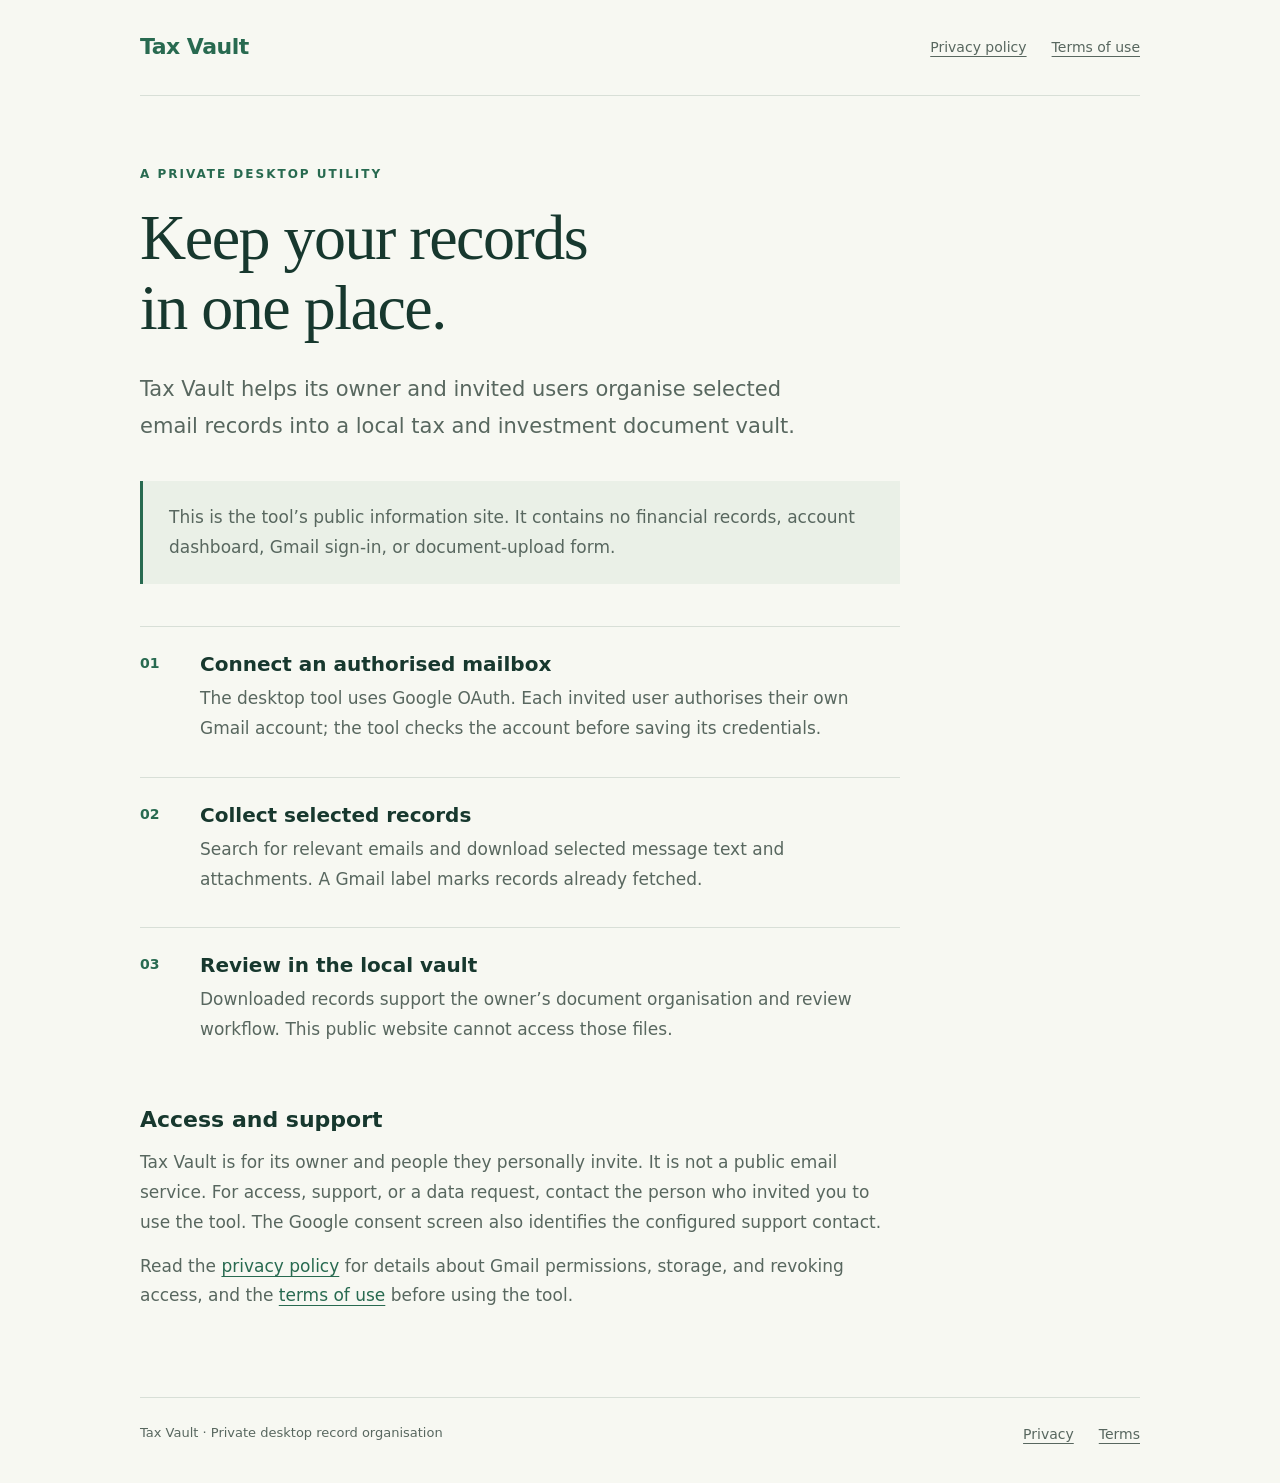
<file: index.html>
<!doctype html><html lang="en"><head><meta charset="utf-8"><meta name="viewport" content="width=device-width,initial-scale=1"><title>Tax Vault — Private records, organised</title><meta name="description" content="Information about Tax Vault, a private desktop utility for organising selected Gmail records into a local tax and investment document vault."><link rel="stylesheet" href="./style.css"></head><body><a class="skip" href="#main">Skip to content</a><header><a class="brand" href="./">Tax Vault</a><nav aria-label="Main navigation"><a href="./privacy.html">Privacy policy</a><a href="./terms.html">Terms of use</a></nav></header><main id="main"><div class="eyebrow">A private desktop utility</div><h1>Keep your records<br>in one place.</h1><p class="intro">Tax Vault helps its owner and invited users organise selected email records into a local tax and investment document vault.</p><div class="note"><p>This is the tool’s public information site. It contains no financial records, account dashboard, Gmail sign-in, or document-upload form.</p></div><ol class="steps"><li><b>01</b><div><h2>Connect an authorised mailbox</h2><p>The desktop tool uses Google OAuth. Each invited user authorises their own Gmail account; the tool checks the account before saving its credentials.</p></div></li><li><b>02</b><div><h2>Collect selected records</h2><p>Search for relevant emails and download selected message text and attachments. A Gmail label marks records already fetched.</p></div></li><li><b>03</b><div><h2>Review in the local vault</h2><p>Downloaded records support the owner’s document organisation and review workflow. This public website cannot access those files.</p></div></li></ol><h2>Access and support</h2><p>Tax Vault is for its owner and people they personally invite. It is not a public email service. For access, support, or a data request, contact the person who invited you to use the tool. The Google consent screen also identifies the configured support contact.</p><p>Read the <a href="./privacy.html">privacy policy</a> for details about Gmail permissions, storage, and revoking access, and the <a href="./terms.html">terms of use</a> before using the tool.</p></main><footer><p>Tax Vault · Private desktop record organisation</p><nav aria-label="Footer navigation"><a href="./privacy.html">Privacy</a><a href="./terms.html">Terms</a></nav></footer></body></html>
</file>
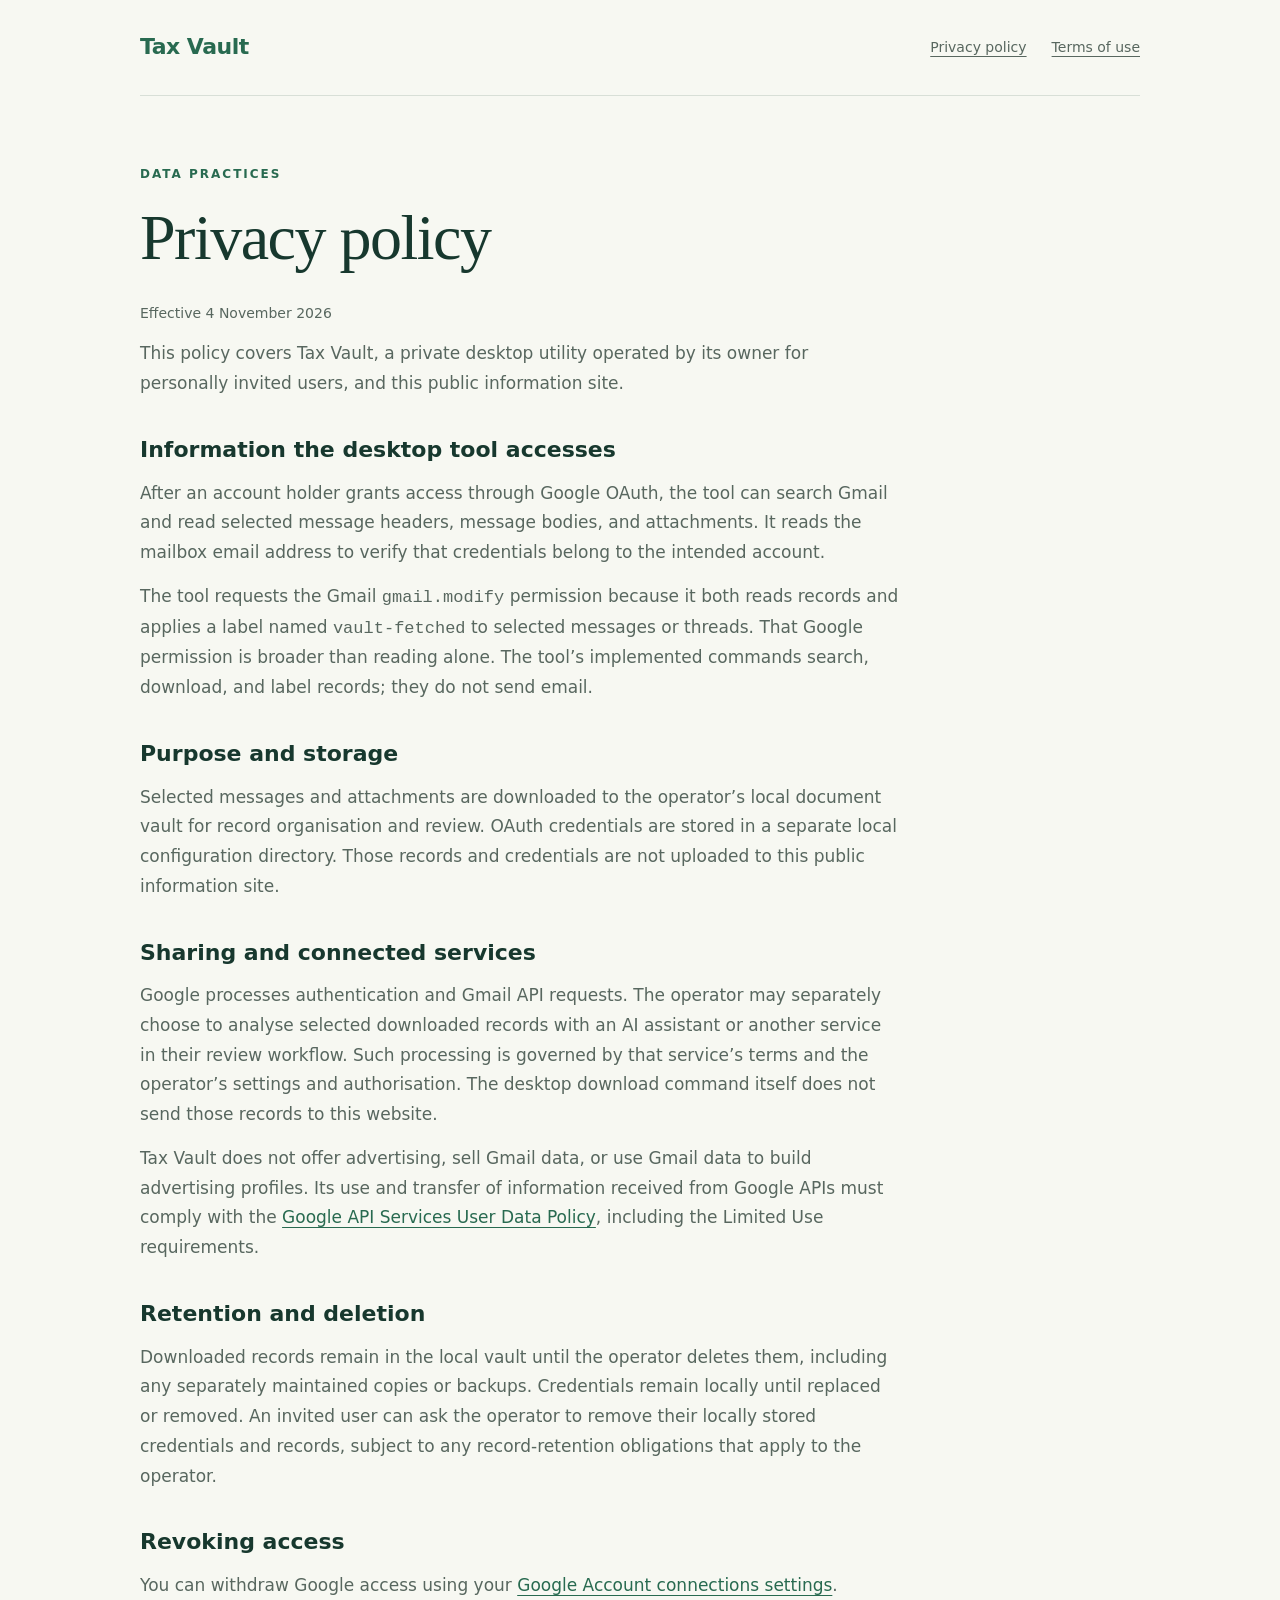
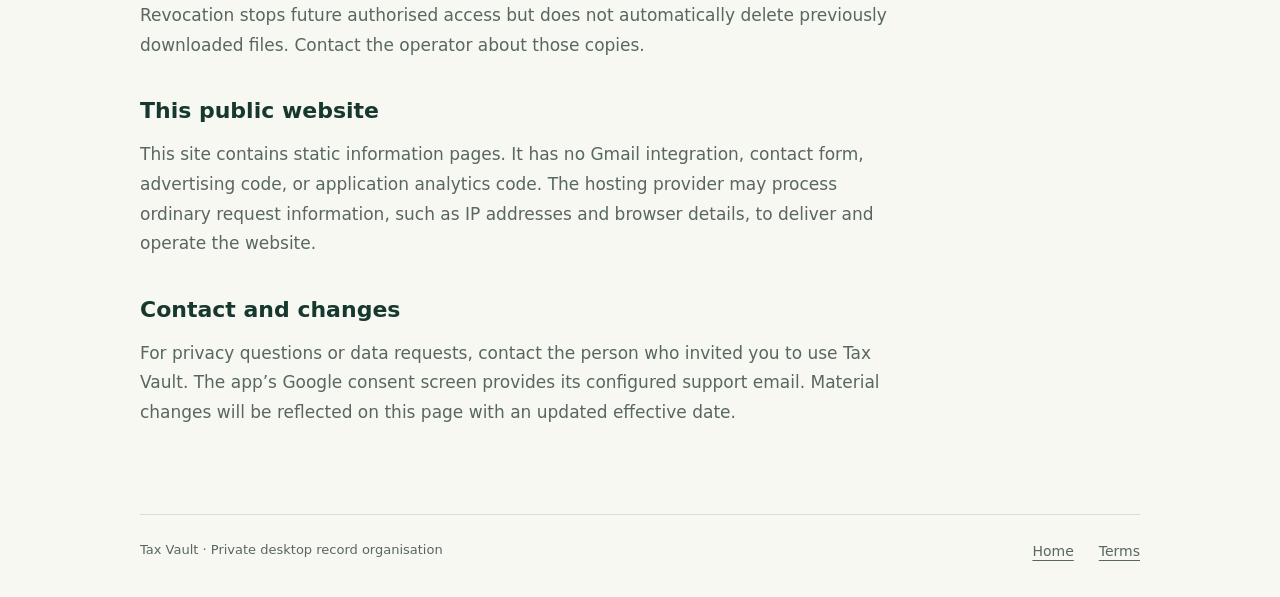
<file: privacy.html>
<!doctype html><html lang="en"><head><meta charset="utf-8"><meta name="viewport" content="width=device-width,initial-scale=1"><title>Privacy policy — Tax Vault</title><meta name="description" content="How the private Tax Vault desktop tool accesses and handles selected Gmail records."><link rel="stylesheet" href="./style.css"></head><body><a class="skip" href="#main">Skip to content</a><header><a class="brand" href="./">Tax Vault</a><nav aria-label="Main navigation"><a href="./privacy.html" aria-current="page">Privacy policy</a><a href="./terms.html">Terms of use</a></nav></header><main id="main"><div class="eyebrow">Data practices</div><h1>Privacy policy</h1><p class="date">Effective 4 November 2026</p><p>This policy covers Tax Vault, a private desktop utility operated by its owner for personally invited users, and this public information site.</p><h2>Information the desktop tool accesses</h2><p>After an account holder grants access through Google OAuth, the tool can search Gmail and read selected message headers, message bodies, and attachments. It reads the mailbox email address to verify that credentials belong to the intended account.</p><p>The tool requests the Gmail <code>gmail.modify</code> permission because it both reads records and applies a label named <code>vault-fetched</code> to selected messages or threads. That Google permission is broader than reading alone. The tool’s implemented commands search, download, and label records; they do not send email.</p><h2>Purpose and storage</h2><p>Selected messages and attachments are downloaded to the operator’s local document vault for record organisation and review. OAuth credentials are stored in a separate local configuration directory. Those records and credentials are not uploaded to this public information site.</p><h2>Sharing and connected services</h2><p>Google processes authentication and Gmail API requests. The operator may separately choose to analyse selected downloaded records with an AI assistant or another service in their review workflow. Such processing is governed by that service’s terms and the operator’s settings and authorisation. The desktop download command itself does not send those records to this website.</p><p>Tax Vault does not offer advertising, sell Gmail data, or use Gmail data to build advertising profiles. Its use and transfer of information received from Google APIs must comply with the <a href="https://developers.google.com/terms/api-services-user-data-policy">Google API Services User Data Policy</a>, including the Limited Use requirements.</p><h2>Retention and deletion</h2><p>Downloaded records remain in the local vault until the operator deletes them, including any separately maintained copies or backups. Credentials remain locally until replaced or removed. An invited user can ask the operator to remove their locally stored credentials and records, subject to any record-retention obligations that apply to the operator.</p><h2>Revoking access</h2><p>You can withdraw Google access using your <a href="https://myaccount.google.com/connections">Google Account connections settings</a>. Revocation stops future authorised access but does not automatically delete previously downloaded files. Contact the operator about those copies.</p><h2>This public website</h2><p>This site contains static information pages. It has no Gmail integration, contact form, advertising code, or application analytics code. The hosting provider may process ordinary request information, such as IP addresses and browser details, to deliver and operate the website.</p><h2>Contact and changes</h2><p>For privacy questions or data requests, contact the person who invited you to use Tax Vault. The app’s Google consent screen provides its configured support email. Material changes will be reflected on this page with an updated effective date.</p></main><footer><p>Tax Vault · Private desktop record organisation</p><nav aria-label="Footer navigation"><a href="./">Home</a><a href="./terms.html">Terms</a></nav></footer></body></html>
</file>
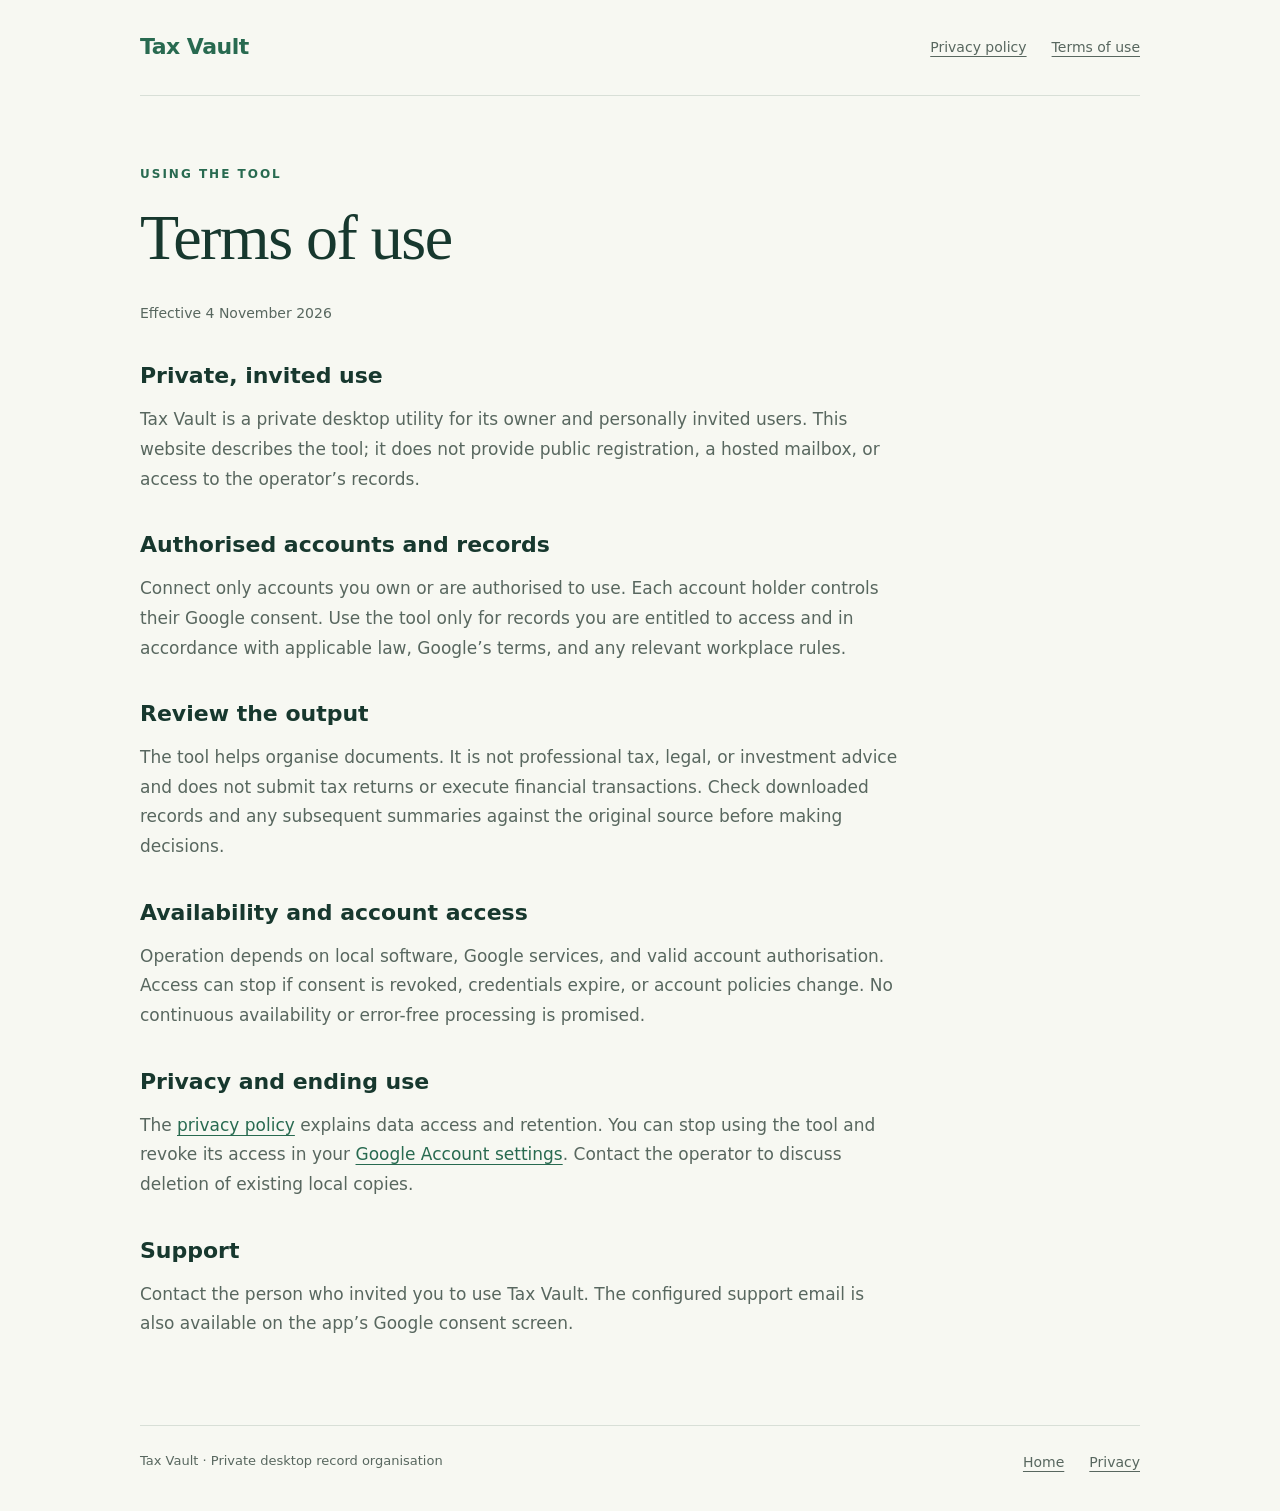
<file: terms.html>
<!doctype html><html lang="en"><head><meta charset="utf-8"><meta name="viewport" content="width=device-width,initial-scale=1"><title>Terms of use — Tax Vault</title><meta name="description" content="Use conditions for the private Tax Vault desktop record-organising utility."><link rel="stylesheet" href="./style.css"></head><body><a class="skip" href="#main">Skip to content</a><header><a class="brand" href="./">Tax Vault</a><nav aria-label="Main navigation"><a href="./privacy.html">Privacy policy</a><a href="./terms.html" aria-current="page">Terms of use</a></nav></header><main id="main"><div class="eyebrow">Using the tool</div><h1>Terms of use</h1><p class="date">Effective 4 November 2026</p><h2>Private, invited use</h2><p>Tax Vault is a private desktop utility for its owner and personally invited users. This website describes the tool; it does not provide public registration, a hosted mailbox, or access to the operator’s records.</p><h2>Authorised accounts and records</h2><p>Connect only accounts you own or are authorised to use. Each account holder controls their Google consent. Use the tool only for records you are entitled to access and in accordance with applicable law, Google’s terms, and any relevant workplace rules.</p><h2>Review the output</h2><p>The tool helps organise documents. It is not professional tax, legal, or investment advice and does not submit tax returns or execute financial transactions. Check downloaded records and any subsequent summaries against the original source before making decisions.</p><h2>Availability and account access</h2><p>Operation depends on local software, Google services, and valid account authorisation. Access can stop if consent is revoked, credentials expire, or account policies change. No continuous availability or error-free processing is promised.</p><h2>Privacy and ending use</h2><p>The <a href="./privacy.html">privacy policy</a> explains data access and retention. You can stop using the tool and revoke its access in your <a href="https://myaccount.google.com/connections">Google Account settings</a>. Contact the operator to discuss deletion of existing local copies.</p><h2>Support</h2><p>Contact the person who invited you to use Tax Vault. The configured support email is also available on the app’s Google consent screen.</p></main><footer><p>Tax Vault · Private desktop record organisation</p><nav aria-label="Footer navigation"><a href="./">Home</a><a href="./privacy.html">Privacy</a></nav></footer></body></html>
</file>
<file: style.css>
:root{color-scheme:light;--ink:#17382e;--muted:#58675f;--line:#d8dfd7;--paper:#f7f8f2;--accent:#286a50}*{box-sizing:border-box}body{margin:0;background:var(--paper);color:var(--ink);font:17px/1.75 system-ui,-apple-system,BlinkMacSystemFont,"Segoe UI",sans-serif}a{color:var(--accent);text-underline-offset:4px}a:focus-visible{outline:3px solid #b77a16;outline-offset:5px}header,main,footer{width:min(100% - 48px,1000px);margin:auto}header{padding:28px 0;display:flex;align-items:center;justify-content:space-between;border-bottom:1px solid var(--line);gap:24px}.brand{font-weight:750;text-decoration:none;letter-spacing:-.5px;font-size:22px}nav{display:flex;gap:25px;flex-wrap:wrap;font-size:14px}nav a{color:var(--muted)}main{padding:68px 0 72px}h1{font-family:Georgia,serif;font-weight:400;letter-spacing:-1.5px;font-size:clamp(38px,6vw,64px);line-height:1.1;max-width:760px;margin:18px 0 28px}h2{font-size:22px;line-height:1.35;margin:36px 0 10px}p{max-width:760px;margin:14px 0;color:var(--muted)}.eyebrow{font-size:12px;letter-spacing:2px;text-transform:uppercase;color:var(--accent);font-weight:700}.intro{font-size:21px;max-width:700px}.note{margin:36px 0;padding:22px 26px;border-left:3px solid var(--accent);background:#eaf0e7;max-width:760px}.note p{margin:0}.steps{margin:42px 0 0;padding:0;list-style:none;max-width:760px}.steps li{display:grid;grid-template-columns:42px 1fr;gap:18px;padding:24px 0;border-top:1px solid var(--line)}.steps b{font-size:14px;color:var(--accent)}.steps h2{margin:0 0 6px;font-size:20px}.steps p{margin:0}.date{font-size:14px}ul{max-width:760px;color:var(--muted);padding-left:22px}li{margin:9px 0}footer{border-top:1px solid var(--line);padding:24px 0 36px;color:var(--muted);font-size:13px;display:flex;justify-content:space-between;gap:20px;flex-wrap:wrap}footer p{margin:0}.skip{position:absolute;top:-60px;left:16px;background:white;padding:8px}.skip:focus{top:10px}@media(max-width:550px){header{align-items:flex-start;flex-direction:column;gap:12px}main{padding-top:42px}nav{gap:20px}.intro{font-size:19px}}
</file>
